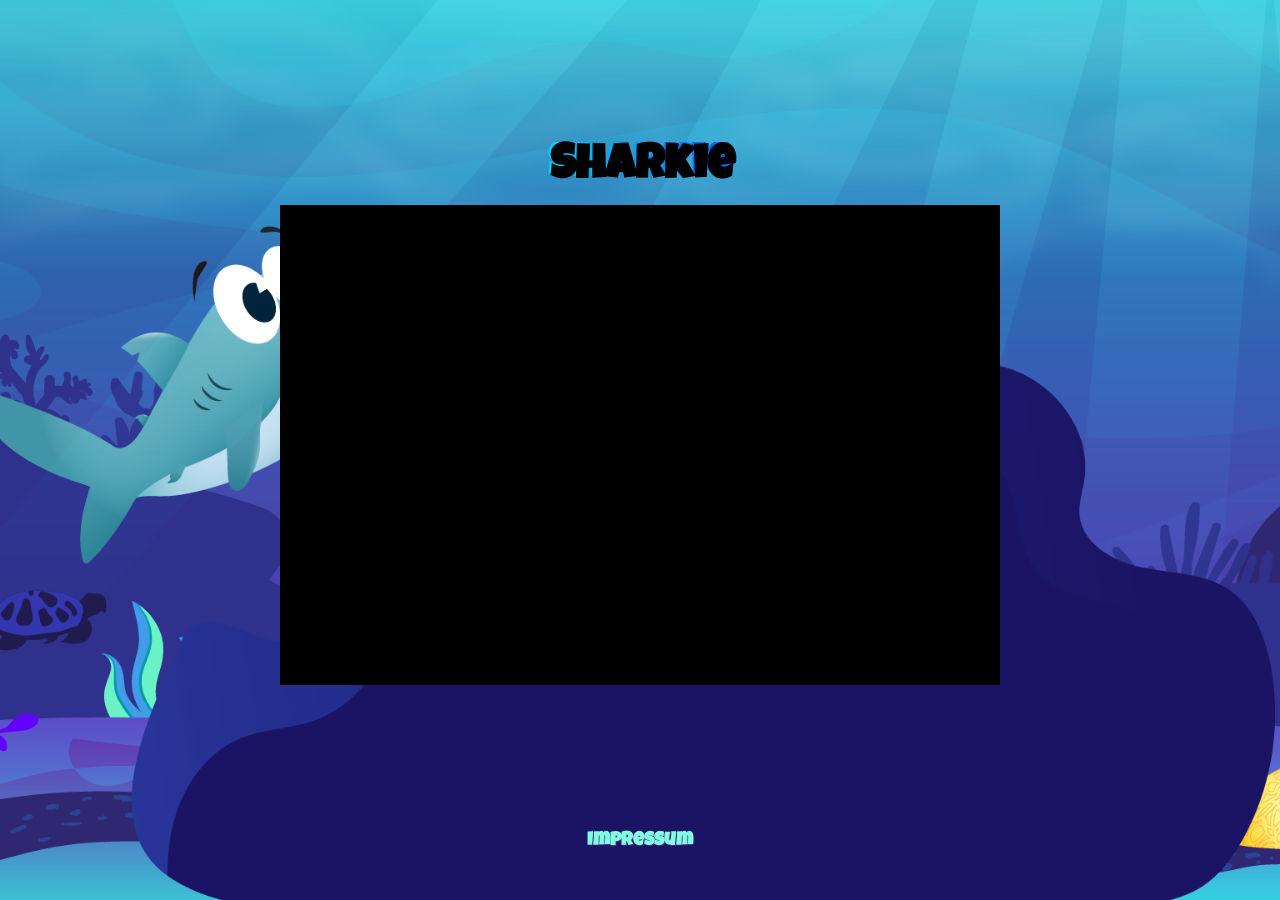
<file: index.html>
<!doctype html>
<html lang="en" translate="no">
<head>
    <meta charset="UTF-8">
    <meta name="viewport"
          content="width=device-width, user-scalable=no, initial-scale=1.0, maximum-scale=1.0, minimum-scale=1.0">
    <meta http-equiv="X-UA-Compatible" content="ie=edge">

    <link rel="icon" type="image/x-icon" href="assets/global/sharkicon.png">
    <link rel="stylesheet" href="style.css">

    <script src="./script.js"></script>

    <script src="./classes/render-manager.class.js"></script>
    <script src="./classes/collision-manager.class.js"></script>

    <script src="./classes/world.class.js"></script>
    <script src="./classes/drawable-object.class.js"></script>
    <script src="./classes/moveable-object.class.js"></script>

    <script src="./classes/melee-zone.class.js"></script>
    <script src="./classes/throwable-object.class.js"></script>

    <script src="./classes/background-object.class.js"></script>
    <script src="./classes/sound-setter.class.js"></script>
    <script src="./classes/status-bar.class.js"></script>
    <script src="./classes/character.class.js"></script>

    <script src="./classes/you-win.class.js"></script>
    <script src="./classes/game-over.class.js"></script>
    <script src="./classes/try-again.class.js"></script>
    <script src="./classes/go-home.class.js"></script>

    <script src="./classes/fullscreen.class.js"></script>

    <script src="./classes/keyboard.class.js"></script>
    <script src="./classes/level.class.js"></script>
    <script src="./classes/foe.class.js"></script>
    <script src="./classes/foe2.class.js"></script>
    <script src="./classes/endboss.class.js"></script>

    <script src="./classes/coin.class.js"></script>
    <script src="./classes/bubble.class.js"></script>
    <script src="./classes/music-controller.class.js"></script>

    <script src="./scripts/music.js"></script>
    <script src="./scripts/game.js"></script>
    <script src="scripts/levels/level1.js"></script>

    <title>Sharkie Game</title>
</head>
<body onload="init()">

<h1>Sharkie</h1>

<canvas width="720" height="480">
</canvas>

<h3><a href="pages/impressum.html" target="_blank">Impressum</a></h3>

<div class="overlay">
    <div id="hud">
        <div id="controls" class="panel d-none">
            <div class="panel-wrapper dpad">
                <button id="btnUp" class="control-btn">▲</button>
                <div class="dpad-middle-row">
                    <button id="btnLeft" class="control-btn">◄</button>
                    <button id="btnDown" class="control-btn">▼</button>
                    <button id="btnRight" class="control-btn">►</button>
                </div>
            </div>

            <div class="panel-wrapper attack-pad">
                <button id="btnAtk" class="attack-btn">D</button>
            </div>
        </div>
    </div>
</div>

<div id="rotate-overlay">
    <img src="assets/global/png/rotate.png" alt="Rotate Icon">
    <p>Please rotate your device to landscape mode</p>
    <a href="pages/impressum.html" target="_blank">Impressum</a>
</div>

</body>
</html>
</file>
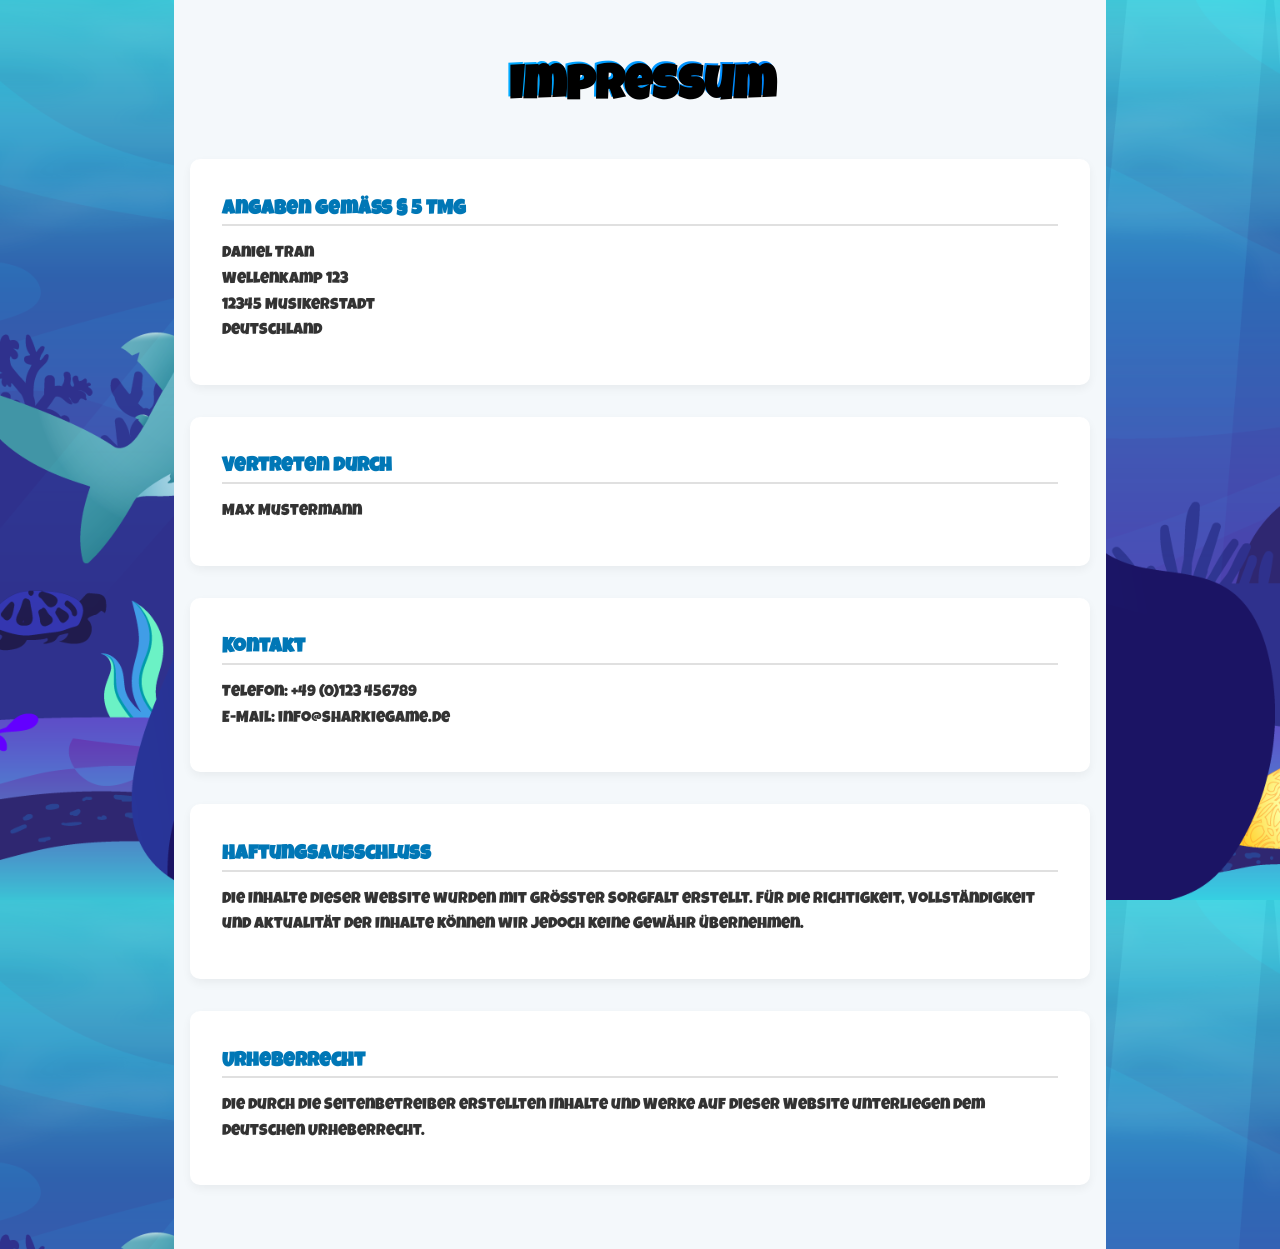
<file: pages/impressum.html>
<!doctype html>
<html lang="de">
<head>
    <meta charset="UTF-8">
    <meta name="viewport" content="width=device-width, initial-scale=1.0">
    <title>Impressum - Sharkie Game</title>
    <link rel="stylesheet" href="../style.css">
</head>

<body id="impressum">
    <div class="impressum-container">
        <h1 class="impressum-title">Impressum</h1>

        <section class="impressum-section">
            <h2 class="impressum-heading">Angaben gemäß § 5 TMG</h2>
            <p class="impressum-text">Daniel Tran<br>
                Wellenkamp 123<br>
                12345 Musikerstadt<br>
                Deutschland</p>
        </section>

        <section class="impressum-section">
            <h2 class="impressum-heading">Vertreten durch</h2>
            <p class="impressum-text">Max Mustermann</p>
        </section>

        <section class="impressum-section">
            <h2 class="impressum-heading">Kontakt</h2>
            <p class="impressum-text">Telefon: +49 (0)123 456789<br>
                E-Mail: info@sharkiegame.de</p>
        </section>

        <section class="impressum-section">
            <h2 class="impressum-heading">Haftungsausschluss</h2>
            <p class="impressum-text">Die Inhalte dieser Website wurden mit größter Sorgfalt erstellt. Für die Richtigkeit, Vollständigkeit und Aktualität der Inhalte können wir jedoch keine Gewähr übernehmen.</p>
        </section>

        <section class="impressum-section">
            <h2 class="impressum-heading">Urheberrecht</h2>
            <p class="impressum-text">Die durch die Seitenbetreiber erstellten Inhalte und Werke auf dieser Website unterliegen dem deutschen Urheberrecht.</p>
        </section>
    </div>
</body>
</html>
</file>
<file: style.css>
@import url('./styles/default.css');
@import url('./styles/about.css');
@import url('./styles/font.css');

@import url('./styles/hud.css');
@import url('./styles/impressum.css');

@import url('./styles/media.css');
</file>
